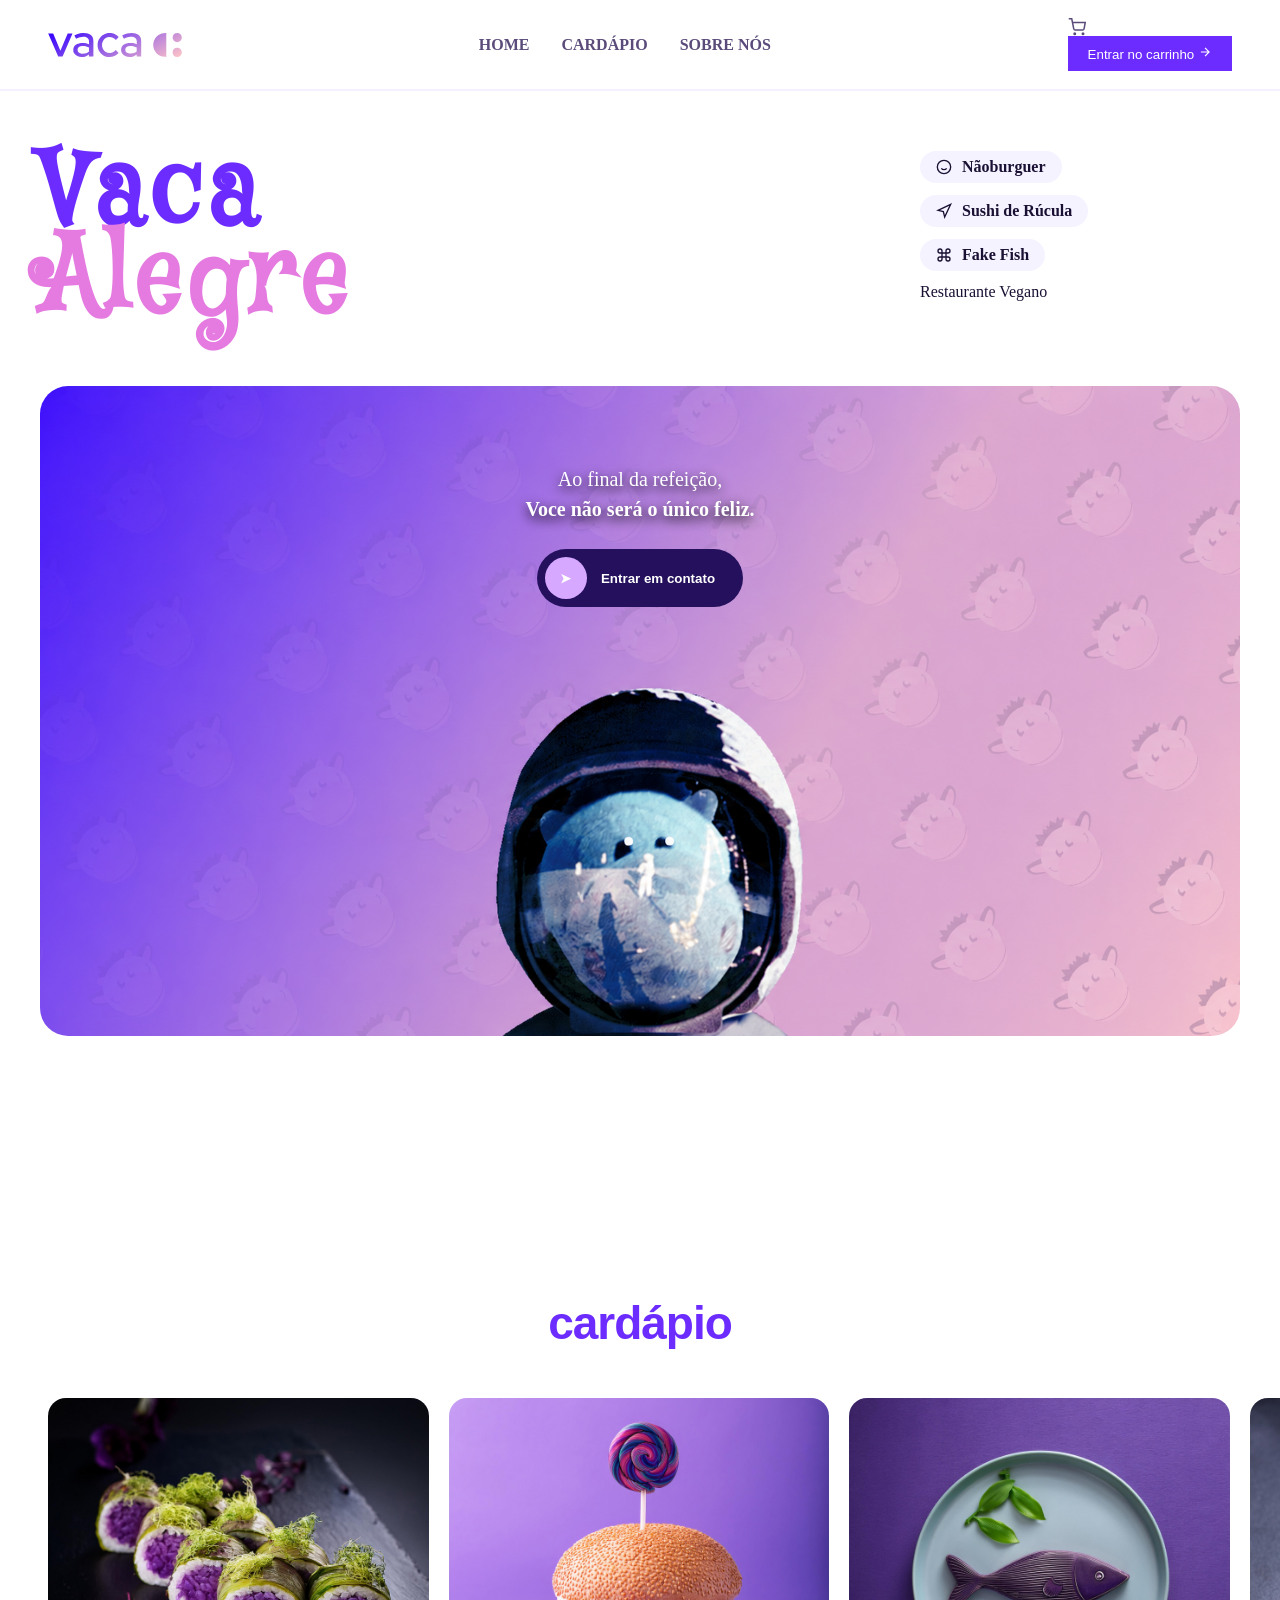
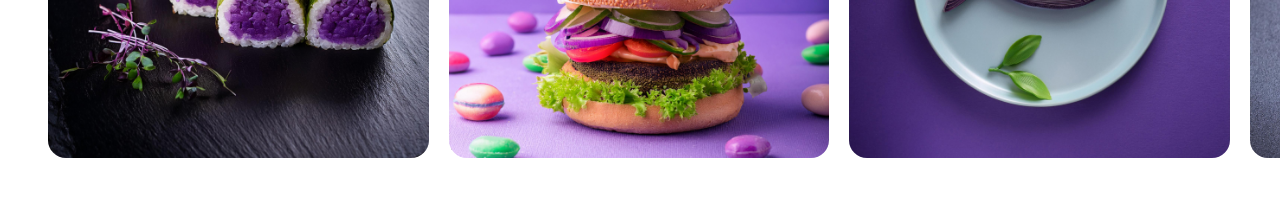
<file: index.html>
<!DOCTYPE html>
<html lang="en">

<head>
    <meta charset="UTF-8">
    <meta name="viewport" content="width=device-width, initial-scale=1.0">
    <title>Vaca Alegre - Restaurante Vegano</title>
    <link rel="stylesheet" href="style.css">
</head>
<style>
    @import url('https://fonts.googleapis.com/css2?family=Mystery+Quest&display=swap');
</style>

<body>
    <nav>
        <div class="nav-logo">
            <img src="imagens/vaca-alegre-marca.svg" alt="">
        </div>
        <ul class="nav-links">
            <li> <a href="">Home</a></li>
            <li> <a href="">Cardápio</a></li>
            <li> <a href="">Sobre nós</a></li>
        </ul>
        <div class="nav-actions">
            <span class="nav-cart">
                <svg viewBox="0 0 24 24" fill="none" stroke="currentColor" stroke-width="2" width="18" height="18">
                    <circle cx="9" cy="21" r="1" />
                    <circle cx="20" cy="21" r="1" />
                    <path d="M1 1h4l2.68 13.39a2 2 0 0 0 2 1.61h9.72a2 2 0 0 0 2-1.61L23 6H6" />
                </svg>
            </span>
            <button class="btn-entrar">
                Entrar no carrinho
                <svg viewBox="0 0 24 24" fill="none" stroke="currentColor" stroke-width="2">
                    <path d="M5 12h14M12 5l7 7-7 7" />
                </svg>
            </button>
        </div>
    </nav>

    <div class="hero">
        <div class="hero-topo">
            <div class="hero-text">
                <h1 class="hero-title">
                    Vaca<br>
                    <span class="alegre"> Alegre</span>
                </h1>
            </div>
            <div class="hero-menu">
                <div class="hero-menu-item">
                    <svg viewBox="0 0 24 24" fill="none" stroke="currentColor" stroke-width="2">
                        <circle cx="12" cy="12" r="10" />
                        <path d="M8 14s1.5 2 4 2 4-2 4-2" />
                        <line x1="9" y1="9" x2="9.01" y2="9" />
                        <line x1="15" y1="9" x2="15.01" y2="9" />
                    </svg>
                    Nãoburguer
                </div>
                <div class="hero-menu-item">
                    <svg viewBox="0 0 24 24" fill="none" stroke="currentColor" stroke-width="2">
                        <path d="M3 11l19-9-9 19-2-8-8-2z" />
                    </svg>
                    Sushi de Rúcula
                </div>
                <div class="hero-menu-item">
                    <svg viewBox="0 0 24 24" fill="none" stroke="currentColor" stroke-width="2">
                        <path
                            d="M18 3a3 3 0 0 0-3 3v12a3 3 0 0 0 3 3 3 3 0 0 0 3-3 3 3 0 0 0-3-3H6a3 3 0 0 0-3 3 3 3 0 0 0 3 3 3 3 0 0 0 3-3V6a3 3 0 0 0-3-3 3 3 0 0 0-3 3 3 3 0 0 0 3 3h12a3 3 0 0 0 3-3 3 3 0 0 0-3-3z" />
                    </svg>
                    Fake Fish
                </div>
                <div class="hero-menu-item-active">
                    Restaurante Vegano
                </div>
            </div>
        </div>
        <div class="hero-banner">
            <img src="imagens/espaco.png" alt="">
            <div class="hero-banner-content">
                <p>
                    Ao final da refeição, <br>
                    <strong>Voce não será o único feliz.</strong>
                </p>
                <button class="btn-contato">
                    Entrar em contato
                </button>
            </div>
        </div>
    </div>
    <div class="hero">

    </div>
    <div class="cardapio">
        <h2 class="cardapio-title">cardápio</h2>
        <div class="carrousel-wrapper">
            <div class="carousel-track" id="carouselTrack">
                <!--cards-->
                <div class="card">
                    <div class="card-img-placeholder">
                        <img src="fotos/cardapio/sushi-de-rucula.jpg" alt=""
                            style="width: 100%; height: 100%; object-fit: cover;">
                    </div>
                    <div class="card-info">
                        <h3>Sushi de Rúcula</h3>
                        <p>Combinado especial de rolinhos veganos com ingredientes fresquíssimos</p>
                        <span class="card-tag">Acompanha: suco de laranja e amor</span>
                    </div>
                </div>


                <div class="card featured">
                    <div class="card-img-placeholder">
                        <img src="fotos/cardapio/nao-burger.jpg" alt=""
                            style="width: 100%; height: 100%; object-fit: cover;">
                    </div>
                    <div class="card-info">
                        <h3>Não Burguer</h3>
                        <p>Absurdamente Saboroso hambúrguer de plantas de inspiração vegana.</p>
                        <span class="card-tag">Acompanha: fritas, suco de laranja e amor</span>
                    </div>
                </div>

                <div class="card">
                    <div class="card-img-placeholder">
                        <img src="fotos/cardapio/fake-fish.jpg" alt=""
                            style="width: 100%; height: 100%; object-fit: cover;">
                    </div>
                    <div class="card-info">
                        <h3>Fake Fish</h3>
                        <p>Peixe bom e gostoso! Voce vai pedir para falar que não é peixe de verdade.</p>
                        <span class="card-tag">Acompanha: Batata, suco de laranja e amor</span> 
                    </div>
                </div>

                    <div class="card">
                <div class="card-img-placeholder">
                    <img src="fotos/cardapio/escondidinho-veg.jpg" alt="" style="width: 100%; height: 100%; object-fit: cover;">
                </div>
                <div class="card-info">
                    <h3>Escondidinho Vegtariano</h3>
                    <p>Um escondidinho de berinjela que combina com molho de tomate seco.</p>
                    <span class="card-tag">Acompanha: manjericão, suco de laranja e amor</span>
                </div>
            
            </div>
                <div class="card">
                <div class="card-img-placeholder">
                    <img src="fotos/cardapio/quibeleza.jpg" alt="" style="width: 100%; height: 100%; object-fit: cover;">
                </div>
                <div class="card-info">
                    <h3>Quibeleza</h3>
                    <p>Quibe de beterraba crocante com frescor de hortelã</p>
                    <span class="card-tag">Acompanha: suco de frutas vermelhas e amor</span>
                </div>
            </div>
            </div>
        </div>
    </div>

</body>

</html>
</file>
<file: style.css>
* {
    box-sizing: border-box;
    margin: 0;
    padding: 0;
}

body {
    background-color: #fff;
    color: #1a1033;
    overflow-x: hidden;
}

nav {
    display: flex;
    align-items: center;
    justify-content: space-between;
    padding: 18px 48px;
    position: sticky;
    background-color: rgba(255, 255, 255, 0.92);
    top: 0;
    backdrop-filter: blur(12px);
    border-bottom: 2px solid rgba(108, 43, 255, 0.07);
}

.nav-logo {
    display: flex;
    align-items: center;
    gap: 6px;
}

.nav-links {
    display: flex;
    gap: 32px;
    list-style: none;
}

.nav-links a {
    text-decoration: none;
    font-weight: bold;
    text-transform: uppercase;
    color: #5a4b7a;
}

.nav-links a:hover {
    color: #6c2bff;
}

.nav-cart {
    color: #5a4b7a;
    display: flex;
    align-items: center;
    gap: 4px;

}

.btn-entrar {
    background-color: #6c2bff;
    color: white;
    border: none;
    padding: 9px 20px;
    cursor: pointer;
    gap: 6px;
    transform: background .2s, transform .15s;
}

.btn-entrar:hover {
    background: #5519ee;
    transform: translateY(-1px);
}

.btn-entrar svg {
    width: 14px;
    height: 14px;
}

.hero {
    padding: 60px 40px;
    position: relative;
    display: flex;
    flex-direction: column;
    gap: 32px;
}

.hero-topo {
    display: flex;
    justify-content: space-between;
    align-items: flex-start;
    width: 100%;
    margin-bottom: 30px;
}

.hero-text {
    flex: 1;
    min-width: 400px;
}

.hero-title {
    font-family: "Mystery Quest", system-ui;
    font-weight: bold;
    font-size: 102px;
    line-height: .85;
    letter-spacing: 6px;
    color: #6c2bff;
}

.hero-title .alegre {
    color: #e57ae0;
}

.hero-menu {
    width: 320px;
    display: flex;
    flex-direction: column;
    gap: 12px;
    margin-left: auto;

}

.hero-menu-item {
    display: flex;
    align-items: center;
    gap: 10px;
    font-weight: bold;
    background-color: #f5f3ff;
    border-radius: 40px;
    padding: 7px 16px;
    width: fit-content;
    cursor: pointer;
    transition: background .2s;
}

.hero-menu-item :hover {
    background-color: #ede8ff;
}

.hero-menu-item svg {
    width: 16px;
    height: 16px;
    flex-shrink: 0;
}

.hero-menu-item.active {
    color: #fff;
    text-transform: uppercase;
    font-weight: bold;
    background-color: #6c2bff;
}

.hero-banner {
    position: relative;
    border-radius: 28px;
    min-height: 300px;
    overflow: hidden;
}

.hero-banner img {
    width: 100%;
    height: 650px;
    object-fit: cover;
    display: block;
}

.hero-banner-content {
    position: absolute;
    top: 12%;
    left: 50%;
    text-align: center;
    width: 100%;
    transform: translateX(-50%);
}

.hero-banner-content p {
    color: white;
    margin-bottom: 25px;
    font-size: 20px;
    text-shadow: 0 4px 12px rgba(0, 0, 0.35);
    line-height: 1.5;
}

.hero-banner-content p .strong {
    color: #fff;
    font-weight: bold;

}

.btn-contato {
    display: inline-flex;
    align-items: center;
    gap: 14px;
    background-color: #24105c;
    color: white;
    border: none;
    border-radius: 50px;
    padding: 8px 28px 8px 8px;
    font-weight: bold;
    cursor: pointer;
    transition: all .3s ease;
}

.btn-contato::before {
    content: "➤";
    width: 42px;
    height: 42px;
    background-color: #d7a8ff;
    border-radius: 50%;
    display: flex;
    align-items: center;
    justify-content: center;
    transition: transform .4s ease;

}

.btn-contato:hover::before {
    transform: translateX(10px);

}

.btn-contato:hover {
    transform: translateY(-2px);
}

.cardapio {
    padding: 80px 48px 60px;
}

.cardapio-title {
    font-family: sans-serif;
    font-weight: bold;
    font-size: 46px;
    text-align: center;
    margin-bottom: 48px;
    letter-spacing: -1px;
    color: #6c2bff;
}

.carousel-wrapper {
    position: relative;

}

.carousel-track-outer {
    overflow: hidden;
    border-radius: 18px;
}

.carousel-track {
    display: flex;
    gap: 20px;
}

.card {
    flex: 0 0 calc(33.333% - 14px);
    border-radius: 18px;
    overflow: hidden;
    position: relative;
    min-height: 360px;
    display: flex;
    flex-direction: column;
    justify-content: flex-end;
    transition: transform .25s;
    background-color: #f6f4ff;
}

.car:hover {
    transform: translateY(-4px);

}

.card-img-placeholder {
    position: absolute;
    background: linear-gradient(160deg, ddd5ff 0%, #f8d7fa 100%);
    display: flex;
    align-items: center;
    justify-content: center;
    text-transform: uppercase;
    color: #5a4b7a;
    inset: 0;
}
</file>
